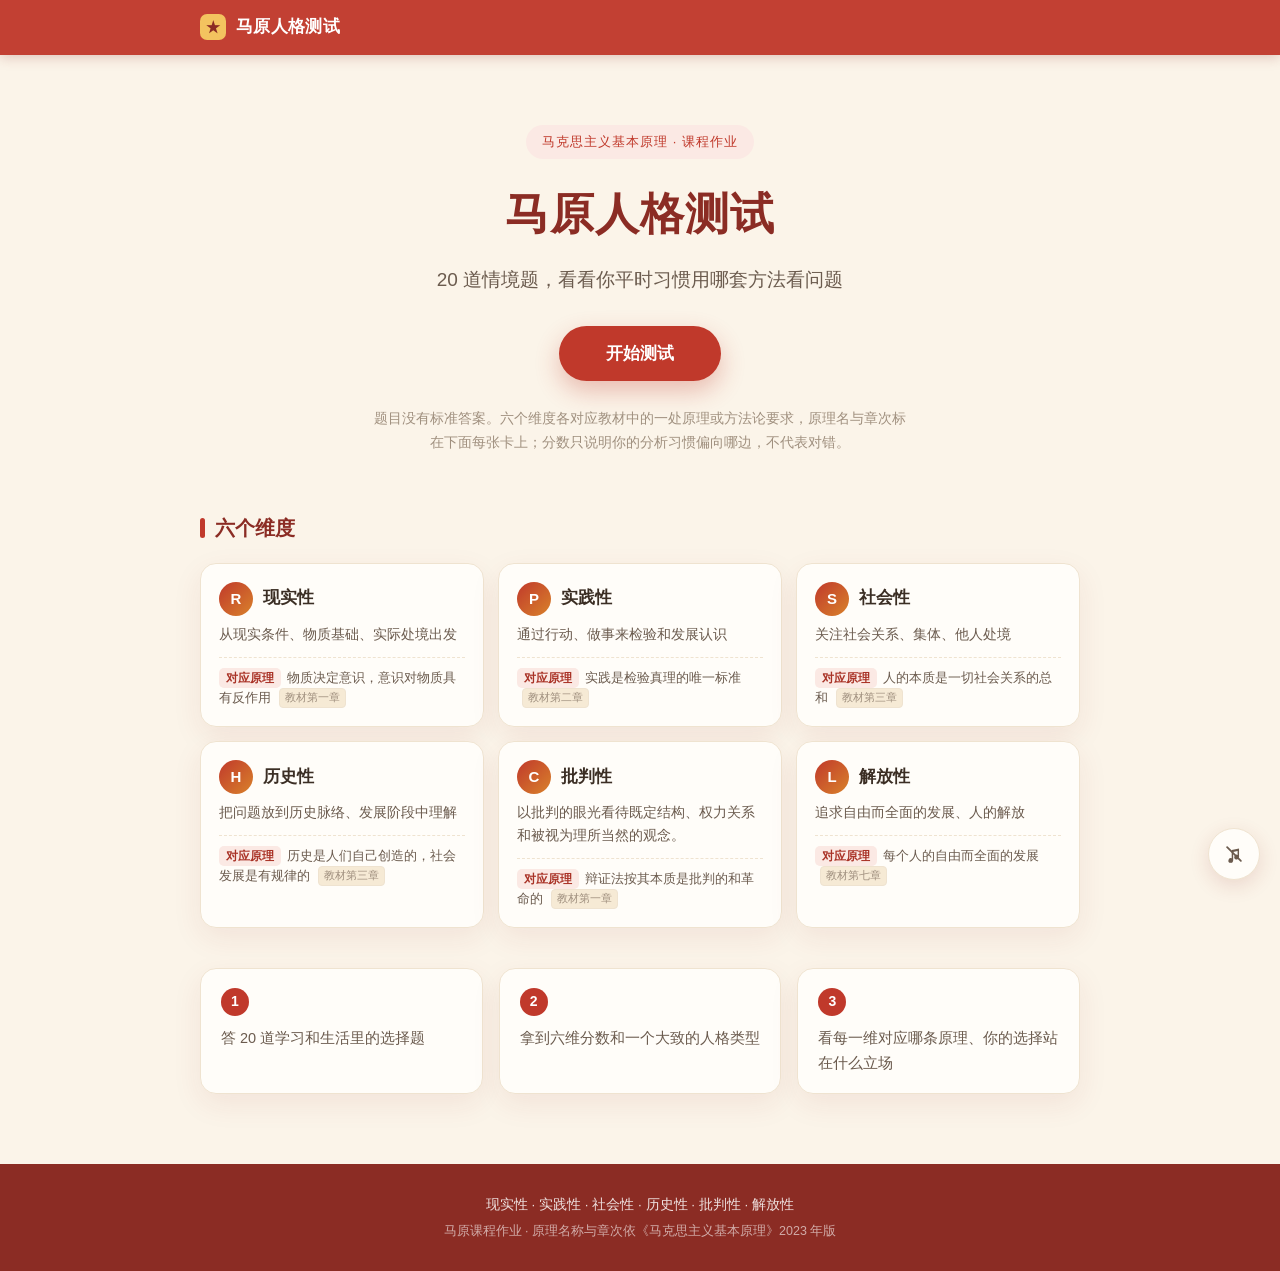
<file: index.html>
<!DOCTYPE html>
<html lang="zh-CN">
<head>
  <meta charset="UTF-8">
  <meta name="viewport" content="width=device-width, initial-scale=1.0">
  <title>马原人格测试</title>
  <meta name="description" content="马原课程作业 · 人格测试">
  <meta name="theme-color" content="#C0392B">
  <link rel="icon" type="image/svg+xml" href="assets/favicon.svg">
  <!-- 打开根网址直接进测试页：JS 优先（不留下历史记录），meta 兜底，纯文本链接保底 -->
  <script>location.replace("test.html");</script>
  <meta http-equiv="refresh" content="0; url=test.html">
  <style>
    body {
      margin: 0;
      min-height: 100vh;
      display: grid;
      place-items: center;
      font-family: system-ui, sans-serif;
      color: #444;
      background: #faf7f2;
    }
    a { color: #C0392B; }
  </style>
</head>
<body>
  <p>正在进入马原人格测试…<a href="test.html">如果没有自动跳转，点这里</a></p>
</body>
</html>
</file>
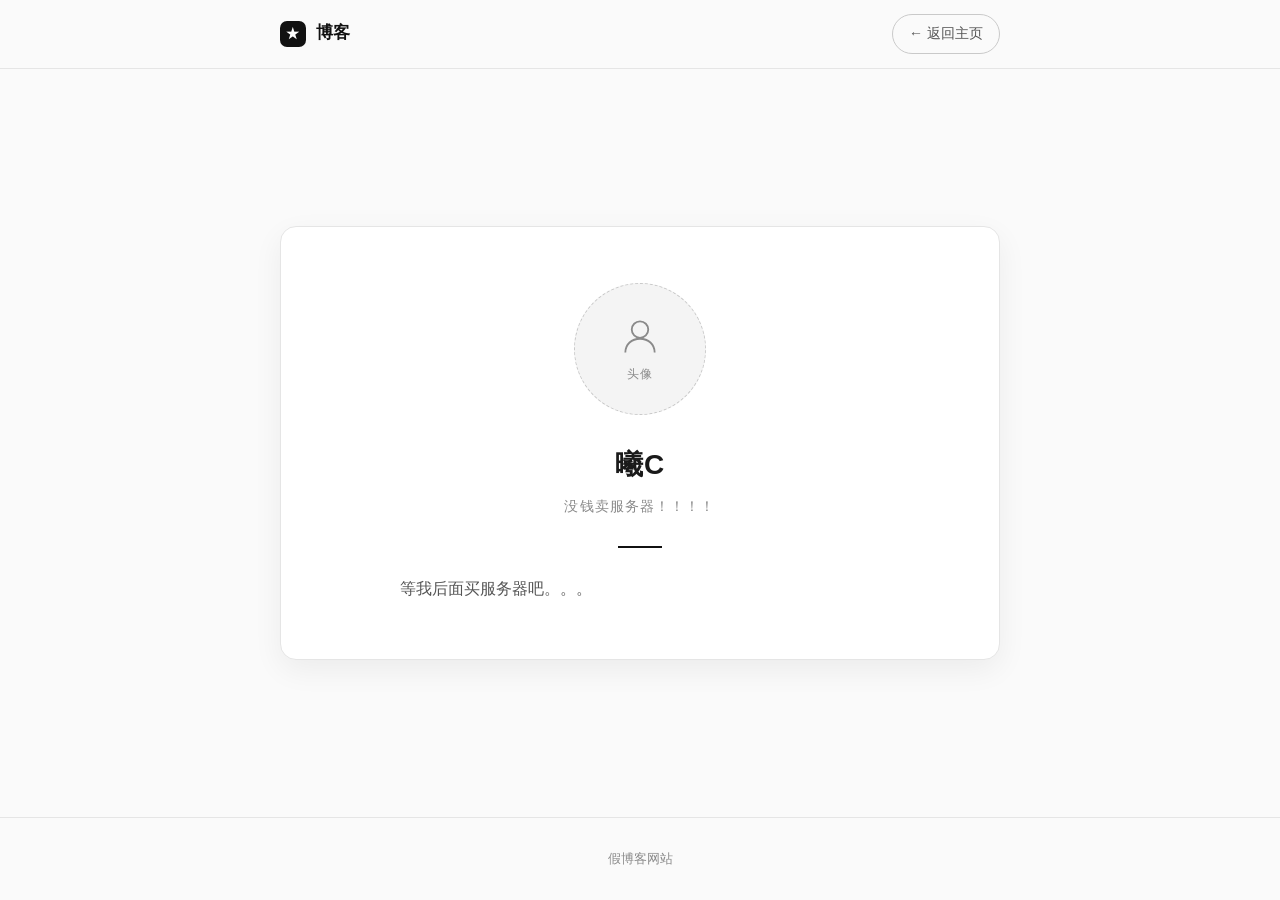
<file: blog.html>
<!DOCTYPE html>
<html lang="zh-CN">
<head>
  <meta charset="UTF-8">
  <meta name="viewport" content="width=device-width, initial-scale=1.0">
  <title>博客 </title>
  <meta name="description" content="关于我">
  <meta name="theme-color" content="#111111">
  <link rel="icon" type="image/svg+xml" href="assets/favicon.svg">
  <link rel="stylesheet" href="assets/css/blog.css">
</head>
<body>

  <header class="site-header">
    <div class="container header-inner">
      <div class="logo">
        <span class="logo-mark">★</span>博客
      </div>
      <a class="back-btn" href="index.html">← 返回主页</a>
    </div>
  </header>

  <main class="container">

    <article class="profile-card">

      <!-- ============================================================
           圆形头像占位：请把你的头像图片放到 assets/ 目录下（例如 avatar.jpg），
           然后将下方占位 div 整体替换为：
           <img class="avatar" src="assets/avatar.jpg" alt="我的头像">
           ============================================================ -->
      <div class="avatar" role="img" aria-label="头像占位">
        <svg viewBox="0 0 48 48" width="44" height="44" aria-hidden="true">
          <circle cx="24" cy="17" r="9" fill="none" stroke="currentColor" stroke-width="2"/>
          <path d="M8 42c0-9 7-15 16-15s16 6 16 15" fill="none" stroke="currentColor" stroke-width="2"/>
        </svg>
        <span class="avatar-hint">头像</span>
      </div>

      <h1 class="profile-name">曦C</h1>
      <p class="profile-role">没钱卖服务器！！！！</p>

      <div class="divider"></div>

      <div class="profile-intro">
        <!-- 自我介绍占位：请在这里填入你的自我介绍文本，可直接替换下面括号内的内容 -->
        <p>等我后面买服务器吧。。。</p>
      </div>

    </article>

  </main>

  <footer class="site-footer">
    <div class="container">
      <p>假博客网站</p>
    </div>
  </footer>

</body>
</html>

</body>
</html>
</file>
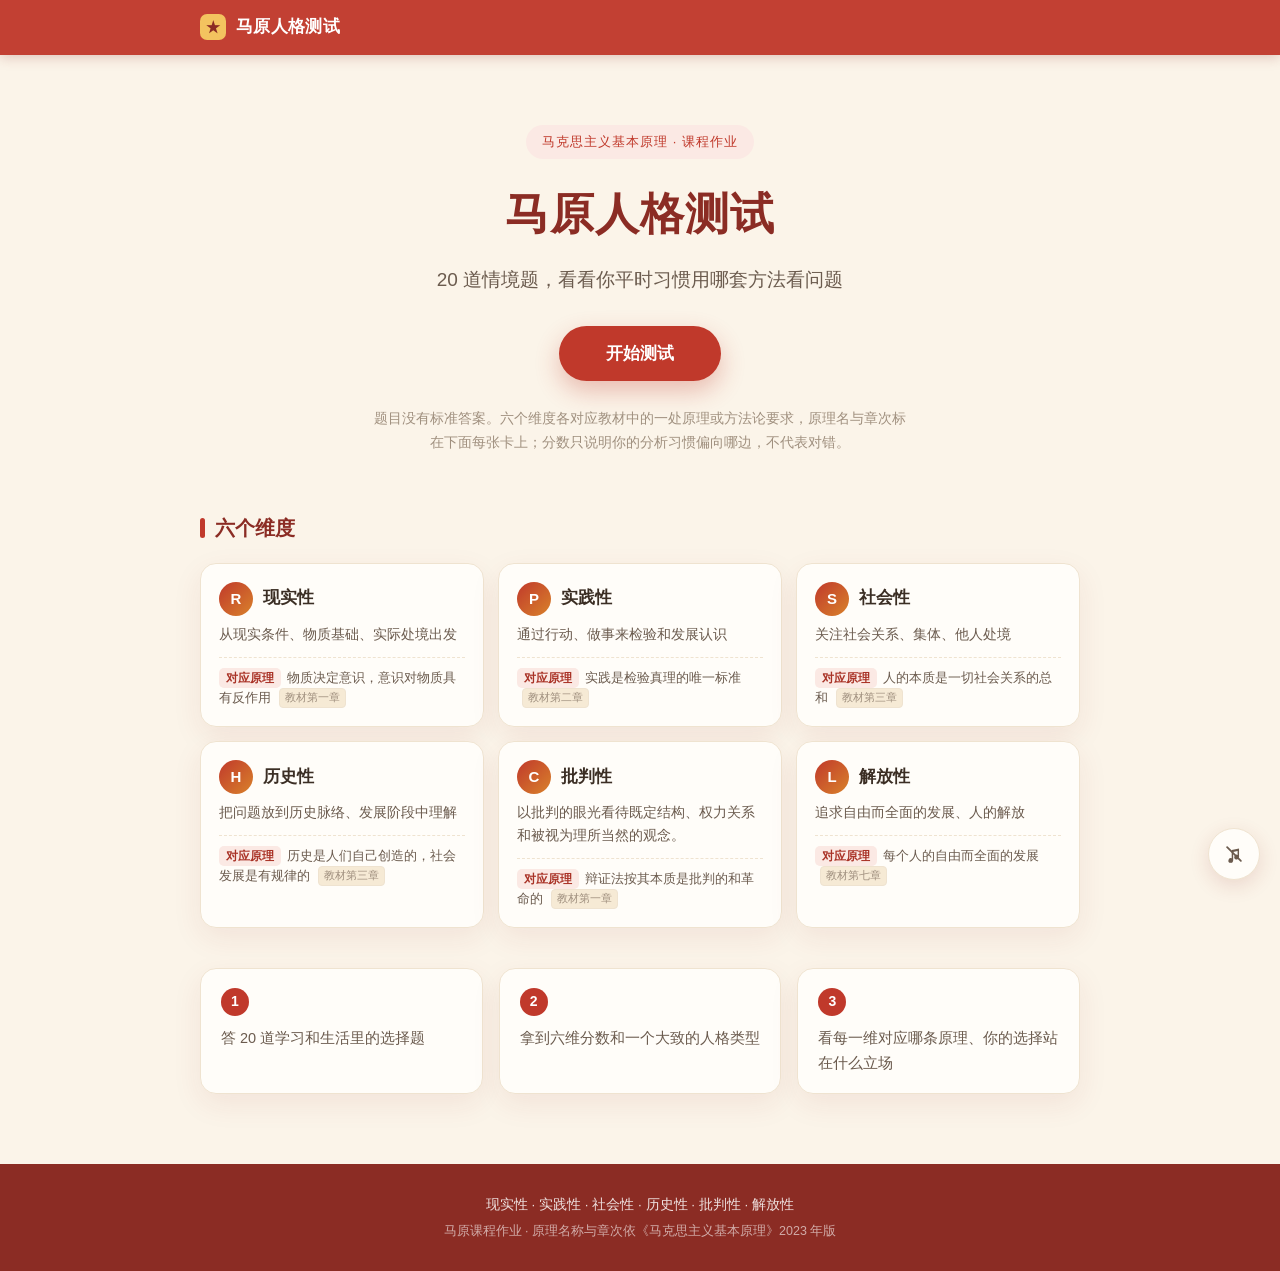
<file: test.html>
<!DOCTYPE html>
<html lang="zh-CN">
<head>
  <meta charset="UTF-8">
  <meta name="viewport" content="width=device-width, initial-scale=1.0">
  <title>马原人格测试 · 20 道情境题</title>
  <meta name="description" content="20 道学习和生活里的情境题，测出你在现实性、实践性、社会性、历史性、批判性、解放性六个维度上的倾向。每一维对应《马克思主义基本原理》（2023 年版）中的一处原理或方法论要求，并标注章次。">
  <meta name="theme-color" content="#C0392B">
  <link rel="icon" type="image/svg+xml" href="assets/favicon.svg">
  <link rel="stylesheet" href="assets/css/test.css?v=20261124">
</head>
<body>

  <header class="site-header">
    <div class="container header-inner">
      <div class="logo">
        <span class="logo-star" aria-hidden="true">★</span>马原人格测试
      </div>
    </div>
  </header>

  <main class="container">

    <!-- ============ 测试首页 ============ -->
    <section id="view-home" class="view active">
      <div class="hero">
        <p class="hero-kicker">马克思主义基本原理 · 课程作业</p>
        <h1>马原人格测试</h1>
        <p class="hero-sub">20 道情境题，看看你平时习惯用哪套方法看问题</p>
        <button class="btn btn-primary btn-lg" id="btn-start" type="button">开始测试</button>
        <p class="disclaimer">题目没有标准答案。六个维度各对应教材中的一处原理或方法论要求，原理名与章次标在下面每张卡上；分数只说明你的分析习惯偏向哪边，不代表对错。</p>
      </div>

      <h2 class="section-title">六个维度</h2>
      <div class="dim-grid" id="dim-grid"></div>

      <div class="steps">
        <div class="step">
          <span class="step-num">1</span>
          <p>答 20 道学习和生活里的选择题</p>
        </div>
        <div class="step">
          <span class="step-num">2</span>
          <p>拿到六维分数和一个大致的人格类型</p>
        </div>
        <div class="step">
          <span class="step-num">3</span>
          <p>看每一维对应哪条原理、你的选择站在什么立场</p>
        </div>
      </div>
    </section>

    <!-- ============ 答题页 ============ -->
    <section id="view-quiz" class="view">
      <div class="quiz-head">
        <span id="progress-text">第 1 / 20 题</span>
        <span class="quiz-hint">凭第一反应选，不用纠结</span>
      </div>
      <div class="progress-track">
        <div class="progress-fill" id="progress-fill"></div>
      </div>

      <div class="question-card">
        <h2 class="question-text" id="question-text"></h2>
        <div class="options" id="options"></div>
      </div>

      <div class="quiz-foot">
        <button class="btn btn-ghost" id="btn-prev" type="button">← 上一题</button>
        <span class="quiz-hint">点选项自动跳到下一题</span>
      </div>
    </section>

    <!-- ============ 结果页 ============ -->
    <section id="view-result" class="view">
      <div class="result-head">
        <p class="result-kicker">你的马原人格</p>
        <h2 id="result-name">——</h2>
        <p class="result-match" id="result-match">六维平均偏差 0.0 分</p>
        <p class="result-rank" id="result-rank"></p>
      </div>

      <div class="card">
        <h3 class="card-title">六维雷达</h3>
        <div class="radar-wrap">
          <div class="radar" id="radar" role="img" aria-label="六维标准分雷达图"></div>
          <ul class="radar-legend" id="radar-legend"></ul>
        </div>
      </div>

      <div class="card">
        <h3 class="card-title">六维分析</h3>
        <div class="dim-analysis" id="dim-analysis"></div>
      </div>

      <div class="card">
        <h3 class="card-title">人格解读</h3>
        <div class="tag-row" id="result-tags"></div>
        <p class="label-line"><span>马原关键词</span><span id="result-keywords" class="value"></span></p>
        <p class="label-line"><span>对应原理</span><span id="result-principle" class="value"></span></p>
        <p class="label-line"><span>一句话建议</span><span id="result-advice" class="value advice"></span></p>
        <p class="fallback-note" id="result-fallback-note" hidden></p>
      </div>

      <div class="card">
        <h3 class="card-title">历史人物对照</h3>
        <div class="figure-box">
          <div class="figure-row">
            <span class="figure-label">相近人物</span>
            <span class="figure-name" id="result-figure"></span>
          </div>
          <div class="figure-row figure-row--deed">
            <span class="figure-label">他做过什么</span>
            <span class="figure-deed" id="result-figure-deed"></span>
          </div>
        </div>
      </div>

      <div class="card">
        <h3 class="card-title">最接近的三种类型</h3>
        <ol class="top3" id="top3"></ol>
      </div>

      <details class="card review-box" id="review-box">
        <summary class="review-summary">
          <span class="card-title">答题回顾</span>
          <span class="review-hint">逐题看你的选择体现了什么立场</span>
          <span class="review-chevron" aria-hidden="true"></span>
        </summary>
        <ol class="review-list" id="review-list"></ol>
      </details>

      <div class="result-actions">
        <button class="btn btn-primary" id="btn-retest" type="button">重新测试</button>
      </div>

      <p class="final-note">结果图个乐。真要认识自己，还得看你在具体事情上怎么选。</p>
    </section>

  </main>

  <footer class="site-footer">
    <div class="container">
      <p>现实性 · 实践性 · 社会性 · 历史性 · 批判性 · 解放性</p>
      <p class="copyright">马原课程作业 · 原理名称与章次依《马克思主义基本原理》2023 年版</p>
    </div>
  </footer>

  <noscript>
    <p style="text-align:center;padding:20px;">这个页面要开 JavaScript 才能答题，请在浏览器设置里允许一下。</p>
  </noscript>

  <!-- 背景音乐：默认不播放，右下角按钮开关。preload="none" 表示不进页面就下载 -->
  <audio id="bgm" src="assets/audio/internationale-piano.mp3" loop preload="none"></audio>
  <button class="bgm-btn" id="bgm-toggle" type="button" aria-pressed="false"
          aria-label="打开背景音乐" title="背景音乐">
    <svg viewBox="0 0 24 24" width="22" height="22" aria-hidden="true" focusable="false">
      <path class="bgm-note" d="M9.5 17.2V7.6l8-1.7v9.5a2.6 2.6 0 1 1-1.6-2.4V8.7l-4.8 1v9.4a2.6 2.6 0 1 1-1.6-2.4z"/>
      <line class="bgm-slash" x1="4.5" y1="4.5" x2="19.5" y2="19.5"/>
    </svg>
  </button>

  <script src="assets/js/test-data.js?v=20261124"></script>
  <script src="assets/js/test.js?v=20261124"></script>
</body>
</html>
</file>
<file: assets/css/blog.css>
/* ============================================================
 * 马原 · 作品站 —— 博客页面样式
 * 配色：黑白灰（极简）
 * ============================================================ */

:root {
  --black: #111111;
  --ink: #1a1a1a;
  --ink-soft: #555555;
  --muted: #8a8a8a;
  --bg: #fafafa;
  --card: #ffffff;
  --line: #e5e5e5;
  --line-dark: #c9c9c9;
  --radius: 16px;
  --shadow: 0 10px 30px rgba(0, 0, 0, 0.06);
}

* { box-sizing: border-box; }

body {
  margin: 0;
  background: var(--bg);
  color: var(--ink);
  font-family: "PingFang SC", "Hiragino Sans GB", "Microsoft YaHei", "Noto Sans SC", -apple-system, "Segoe UI", sans-serif;
  line-height: 1.7;
  -webkit-font-smoothing: antialiased;
  display: flex;
  flex-direction: column;
  min-height: 100vh;
}

.container {
  width: min(720px, 100% - 40px);
  margin: 0 auto;
}

/* ---------- 顶栏 ---------- */

.site-header {
  position: sticky;
  top: 0;
  z-index: 10;
  background: rgba(250, 250, 250, 0.9);
  backdrop-filter: blur(10px);
  border-bottom: 1px solid var(--line);
}

.header-inner {
  display: flex;
  align-items: center;
  justify-content: space-between;
  padding: 14px 0;
}

.logo {
  display: flex;
  align-items: center;
  gap: 10px;
  text-decoration: none;
  color: var(--black);
  font-size: 17px;
  font-weight: 700;
  letter-spacing: 0.02em;
}

.logo-mark {
  display: grid;
  place-items: center;
  width: 26px;
  height: 26px;
  border-radius: 7px;
  background: var(--black);
  color: #fff;
  font-size: 13px;
}

.back-btn {
  padding: 7px 16px;
  border: 1px solid var(--line-dark);
  border-radius: 999px;
  text-decoration: none;
  color: var(--ink-soft);
  font-size: 14px;
  transition: background 0.2s, color 0.2s, border-color 0.2s;
}

.back-btn:hover {
  background: var(--black);
  border-color: var(--black);
  color: #fff;
}

/* ---------- 简介卡片 ---------- */

main {
  flex: 1;
  display: flex;
  align-items: center;
}

.profile-card {
  width: 100%;
  margin: 40px 0;
  padding: 56px 40px;
  background: var(--card);
  border: 1px solid var(--line);
  border-radius: var(--radius);
  box-shadow: var(--shadow);
  text-align: center;
}

/* 圆形头像 */
.avatar {
  width: 132px;
  height: 132px;
  margin: 0 auto 26px;
  border-radius: 50%;
  border: 1px dashed var(--line-dark);
  background: #f4f4f4;
  color: var(--muted);
  display: flex;
  flex-direction: column;
  align-items: center;
  justify-content: center;
  gap: 6px;
  overflow: hidden;
}

/* 替换为真实头像图片时，img 会填满圆形框 */
.avatar img {
  width: 100%;
  height: 100%;
  object-fit: cover;
  display: block;
}

.avatar-hint {
  font-size: 12px;
  letter-spacing: 0.1em;
}

.profile-name {
  margin: 0 0 6px;
  font-size: 28px;
  font-weight: 800;
  letter-spacing: 0.02em;
}

.profile-role {
  margin: 0;
  color: var(--muted);
  font-size: 14px;
  letter-spacing: 0.08em;
}

.divider {
  width: 44px;
  height: 2px;
  margin: 28px auto;
  background: var(--black);
}

.profile-intro {
  max-width: 480px;
  margin: 0 auto;
  color: var(--ink-soft);
  font-size: 15.5px;
  text-align: left;
}

.profile-intro p { margin: 0; }

/* ---------- 页脚 ---------- */

.site-footer {
  padding: 30px 0;
  border-top: 1px solid var(--line);
  color: var(--muted);
  font-size: 13px;
  text-align: center;
}

.site-footer p { margin: 0; }

/* ---------- 响应式 ---------- */

@media (max-width: 680px) {
  .container { width: calc(100% - 32px); }

  .profile-card { padding: 44px 24px; }

  .header-inner { flex-wrap: wrap; gap: 10px; }
}
</file>
<file: assets/css/test.css>
/* ============================================================
 * 马原人格测试网 · 样式
 * 主题：共产主义的暖色（红 + 金黄 + 米白），简约美观
 * ============================================================ */

:root {
  --red: #C0392B;
  --red-dark: #A93226;
  --red-deep: #8B2C24;
  --red-soft: #FBE9E4;
  --gold: #D9822B;
  --gold-light: #F3C35F;
  --cream: #FBF4E9;
  --cream-soft: #F6EAD5;
  --ink: #3B2E24;
  --ink-soft: #6B5B4E;
  --muted: #A0907F;
  --card: #FFFDF9;
  --line: #EFE3D0;
  --radius: 16px;
  --shadow: 0 10px 30px rgba(139, 44, 36, 0.08);
}

* { box-sizing: border-box; }

body {
  margin: 0;
  background: var(--cream);
  color: var(--ink);
  font-family: "PingFang SC", "Hiragino Sans GB", "Microsoft YaHei", "Noto Sans SC", -apple-system, "Segoe UI", sans-serif;
  line-height: 1.7;
  -webkit-font-smoothing: antialiased;
  display: flex;
  flex-direction: column;
  min-height: 100vh;
}

.container {
  width: min(880px, 100% - 40px);
  margin: 0 auto;
}

/* ---------- 顶栏 ---------- */

.site-header {
  position: sticky;
  top: 0;
  z-index: 10;
  background: rgba(192, 57, 43, 0.96);
  box-shadow: 0 2px 12px rgba(139, 44, 36, 0.25);
}

.header-inner {
  display: flex;
  align-items: center;
  justify-content: space-between;
  padding: 13px 0;
}

.logo {
  display: flex;
  align-items: center;
  gap: 10px;
  text-decoration: none;
  color: #fff;
  font-size: 17px;
  font-weight: 700;
  letter-spacing: 0.02em;
}

.logo-star {
  display: grid;
  place-items: center;
  width: 26px;
  height: 26px;
  border-radius: 7px;
  background: var(--gold-light);
  color: var(--red-deep);
  font-size: 14px;
}

/* ---------- 视图切换 ---------- */

.view { display: none; padding: 44px 0 60px; }

.view.active {
  display: block;
  animation: fadeUp 0.38s ease both;
}

@keyframes fadeUp {
  from { opacity: 0; transform: translateY(10px); }
  to   { opacity: 1; transform: none; }
}

/* ---------- 通用按钮 ---------- */

.btn {
  display: inline-block;
  border: 1.5px solid transparent;
  border-radius: 999px;
  padding: 11px 30px;
  font-family: inherit;
  font-size: 15px;
  font-weight: 600;
  cursor: pointer;
  text-decoration: none;
  transition: background 0.2s, color 0.2s, transform 0.2s, box-shadow 0.2s, border-color 0.2s;
}

.btn-primary {
  background: var(--red);
  color: #fff;
  box-shadow: 0 10px 24px rgba(192, 57, 43, 0.3);
}

.btn-primary:hover {
  background: var(--red-dark);
  transform: translateY(-2px);
}

.btn-ghost {
  background: none;
  border: 1.5px dashed var(--line);
  color: var(--ink-soft);
  padding: 8px 18px;
  font-size: 14px;
}

.btn-ghost:hover:not(:disabled) {
  border-color: var(--red);
  color: var(--red);
}

.btn-ghost:disabled {
  opacity: 0.4;
  cursor: default;
}

.btn-lg {
  padding: 15px 46px;
  font-size: 17px;
}

/* ---------- 测试首页 ---------- */

.hero {
  text-align: center;
  padding: 26px 0 12px;
}

.hero-kicker {
  display: inline-block;
  margin: 0 0 18px;
  padding: 6px 16px;
  border-radius: 999px;
  background: var(--red-soft);
  color: var(--red);
  font-size: 13px;
  letter-spacing: 0.08em;
}

.hero h1 {
  margin: 0 0 12px;
  font-size: clamp(30px, 6vw, 44px);
  letter-spacing: 0.02em;
  color: var(--red-deep);
}

.hero-sub {
  margin: 0 0 30px;
  font-size: clamp(16px, 3vw, 19px);
  color: var(--ink-soft);
}

.disclaimer {
  max-width: 540px;
  margin: 26px auto 0;
  color: var(--muted);
  font-size: 14px;
}

.section-title {
  margin: 44px 0 18px;
  font-size: 20px;
  color: var(--red-deep);
  display: flex;
  align-items: center;
  gap: 10px;
}

.section-title::before {
  content: "";
  width: 5px;
  height: 20px;
  border-radius: 3px;
  background: var(--red);
}

.dim-grid {
  display: grid;
  grid-template-columns: repeat(3, 1fr);
  gap: 14px;
}

.dim-card {
  background: var(--card);
  border: 1px solid var(--line);
  border-radius: var(--radius);
  padding: 18px;
  box-shadow: var(--shadow);
}

.dim-head {
  display: flex;
  align-items: center;
  gap: 10px;
  margin-bottom: 8px;
}

.dim-letter {
  flex: none;
  display: grid;
  place-items: center;
  width: 34px;
  height: 34px;
  border-radius: 50%;
  background: linear-gradient(135deg, var(--red), var(--gold));
  color: #fff;
  font-size: 15px;
  font-weight: 700;
}

.dim-name {
  font-size: 17px;
  font-weight: 700;
  color: var(--ink);
}

.dim-desc {
  margin: 0;
  font-size: 13.5px;
  color: var(--ink-soft);
}

/* 首页维度卡：对应原理 */
.dim-principle {
  margin: 10px 0 0;
  padding-top: 10px;
  border-top: 1px dashed var(--line);
  font-size: 12.5px;
  line-height: 1.6;
  color: var(--ink-soft);
}

.dim-principle-label {
  display: inline-block;
  margin-right: 6px;
  padding: 1px 7px;
  border-radius: 5px;
  background: var(--red-soft);
  color: var(--red-dark);
  font-size: 11.5px;
  font-weight: 600;
}

/* 教材章次徽标（首页维度卡 / 结果页六维分析 / 答题回顾共用） */
.dim-chapter,
.da-chapter,
.rv-chapter {
  display: inline-block;
  margin-left: 5px;
  padding: 0 5px;
  border: 1px solid var(--line);
  border-radius: 4px;
  background: var(--cream-soft);
  color: var(--muted);
  font-size: 11px;
  font-weight: 500;
  line-height: 1.6;
  white-space: nowrap;
  vertical-align: 1px;
}

.steps {
  display: grid;
  grid-template-columns: repeat(3, 1fr);
  gap: 16px;
  margin: 40px 0 10px;
}

.step {
  background: var(--card);
  border: 1px solid var(--line);
  border-radius: var(--radius);
  padding: 18px 20px;
  box-shadow: var(--shadow);
}

.step p {
  margin: 10px 0 0;
  color: var(--ink-soft);
  font-size: 14.5px;
}

.step-num {
  display: inline-grid;
  place-items: center;
  width: 28px;
  height: 28px;
  border-radius: 50%;
  background: var(--red);
  color: #fff;
  font-size: 14px;
  font-weight: 700;
}

/* ---------- 答题页 ---------- */

.quiz-head {
  display: flex;
  align-items: baseline;
  justify-content: space-between;
  margin-bottom: 10px;
  font-size: 14px;
  font-weight: 600;
  color: var(--ink-soft);
}

.quiz-hint {
  font-size: 13px;
  font-weight: 400;
  color: var(--muted);
}

.progress-track {
  height: 8px;
  background: #EFE3D0;
  border-radius: 999px;
  overflow: hidden;
  margin-bottom: 32px;
}

.progress-fill {
  height: 100%;
  width: 5%;
  border-radius: 999px;
  background: linear-gradient(90deg, var(--red), var(--gold));
  transition: width 0.35s ease;
}

.question-card {
  background: var(--card);
  border-radius: var(--radius);
  box-shadow: var(--shadow);
  border: 1px solid var(--line);
  padding: 30px;
}

.question-text {
  margin: 0 0 22px;
  font-size: clamp(18px, 3.6vw, 22px);
  color: var(--ink);
}

.options {
  display: grid;
  gap: 12px;
}

.option {
  display: flex;
  align-items: flex-start;
  gap: 14px;
  width: 100%;
  padding: 15px 18px;
  border: 1.5px solid var(--line);
  border-radius: 12px;
  background: #FFFDF9;
  color: var(--ink);
  font-family: inherit;
  font-size: 15.5px;
  text-align: left;
  cursor: pointer;
  transition: border-color 0.18s, background 0.18s, transform 0.18s, box-shadow 0.18s;
}

.option:hover:not(:disabled) {
  border-color: var(--red);
  background: #fff;
  box-shadow: 0 6px 18px rgba(192, 57, 43, 0.12);
  transform: translateX(3px);
}

.option:disabled { cursor: default; }

.option .key {
  flex: none;
  display: grid;
  place-items: center;
  width: 26px;
  height: 26px;
  margin-top: 1px;
  border-radius: 50%;
  background: var(--cream-soft);
  color: var(--ink-soft);
  font-size: 13px;
  font-weight: 700;
  transition: background 0.18s, color 0.18s;
}

.option.selected {
  border-color: var(--red);
  background: var(--red-soft);
}

.option.selected .key {
  background: var(--red);
  color: #fff;
}

.quiz-foot {
  display: flex;
  align-items: center;
  justify-content: space-between;
  margin-top: 20px;
}

/* ---------- 结果页 ---------- */

.result-head {
  text-align: center;
  margin-bottom: 26px;
}

.result-kicker {
  display: inline-block;
  margin: 0 0 12px;
  padding: 5px 14px;
  border-radius: 999px;
  background: var(--red-soft);
  color: var(--red);
  font-size: 13px;
  letter-spacing: 0.08em;
}

.result-head h2 {
  margin: 0 0 8px;
  font-size: clamp(28px, 6vw, 40px);
  color: var(--red-deep);
}

.result-match {
  margin: 0;
  font-size: 18px;
  font-weight: 700;
  color: var(--gold);
}

.result-rank {
  margin: 6px 0 0;
  font-size: 14px;
  color: var(--muted);
}

/* 「偏差几分」这个数单独摆着看不出好坏，配一个定性标签 */
.fit-tag {
  display: inline-block;
  margin-left: 8px;
  padding: 2px 10px;
  border-radius: 999px;
  font-size: 12px;
  font-weight: 600;
  vertical-align: 2px;
}

.fit-close { background: var(--red); color: #fff; }

.fit-near { background: var(--red-soft); color: var(--red); }

.fit-loose { background: var(--cream-soft); color: var(--ink-soft); }

.fit-far { background: var(--line); color: var(--muted); }

.card {
  background: var(--card);
  border: 1px solid var(--line);
  border-radius: var(--radius);
  box-shadow: var(--shadow);
  padding: 26px;
  margin-bottom: 20px;
}

.card-title {
  display: flex;
  align-items: center;
  gap: 8px;
  margin: 0 0 18px;
  font-size: 16px;
  color: var(--ink);
}

.card-title::before {
  content: "";
  width: 4px;
  height: 16px;
  border-radius: 2px;
  background: var(--red);
}

/* 雷达图 */
.radar-wrap {
  display: flex;
  flex-direction: column;
  align-items: center;
  gap: 18px;
}

.radar {
  width: 100%;
  max-width: 380px;
}

.radar svg {
  width: 100%;
  height: auto;
  display: block;
}

.radar-ring {
  fill: none;
  stroke: var(--line);
  stroke-width: 1;
}

.radar-axis {
  stroke: var(--line);
  stroke-width: 1;
}

.radar-area {
  fill: rgba(192, 57, 43, 0.22);
  stroke: var(--red);
  stroke-width: 2;
  stroke-linejoin: round;
}

.radar-dot {
  fill: var(--red);
}

.radar-label {
  fill: var(--ink);
  font-size: 13px;
  font-weight: 600;
}

.radar-legend {
  list-style: none;
  margin: 0;
  padding: 0;
  display: flex;
  flex-wrap: wrap;
  justify-content: center;
  gap: 10px 22px;
}

.radar-legend li {
  font-size: 13.5px;
  color: var(--ink-soft);
}

.radar-legend .dim-letter {
  display: inline-grid;
  place-items: center;
  width: 22px;
  height: 22px;
  margin-right: 6px;
  vertical-align: middle;
  border-radius: 50%;
  background: linear-gradient(135deg, var(--red), var(--gold));
  color: #fff;
  font-size: 11px;
  font-weight: 700;
}

/* 人格解读 */
.tag-row {
  display: flex;
  flex-wrap: wrap;
  gap: 10px;
  margin-bottom: 18px;
}

.tag {
  background: var(--red-soft);
  color: var(--red-dark);
  border-radius: 999px;
  padding: 5px 14px;
  font-size: 13px;
  font-weight: 600;
}

.label-line {
  margin: 0 0 12px;
  font-size: 14.5px;
  line-height: 1.7;
}

.label-line > span:first-child {
  display: block;
  margin-bottom: 2px;
  font-size: 13px;
  color: var(--muted);
}

.label-line .value {
  color: var(--ink);
}

.label-line .advice {
  font-weight: 500;
}

.fallback-note {
  margin: 14px 0 0;
  padding: 10px 14px;
  border-left: 3px solid var(--gold);
  border-radius: 0 10px 10px 0;
  background: #FBF0DC;
  color: var(--ink-soft);
  font-size: 13.5px;
}

/* 历史人物匹配 */
.figure-box {
  background: var(--red-soft);
  border: 1px solid #F3D8CD;
  border-radius: 12px;
  padding: 18px 20px;
}

.figure-row {
  display: flex;
  align-items: baseline;
  gap: 14px;
}

.figure-row--deed {
  align-items: flex-start;
  margin-top: 10px;
}

.figure-label {
  flex: none;
  font-size: 13px;
  color: var(--muted);
  letter-spacing: 0.02em;
}

.figure-name {
  font-size: 22px;
  font-weight: 800;
  color: var(--red-dark);
}

.figure-deed {
  font-size: 14.5px;
  line-height: 1.8;
  color: var(--ink);
}

/* 前三名匹配 */
.top3 {
  list-style: none;
  margin: 0;
  padding: 0;
  counter-reset: rank;
}

.top3 li {
  display: flex;
  align-items: center;
  gap: 14px;
  padding: 12px 4px;
  border-bottom: 1px dashed var(--line);
}

.top3 li:last-child { border-bottom: 0; }

.top3 li::before {
  counter-increment: rank;
  content: counter(rank);
  flex: none;
  display: grid;
  place-items: center;
  width: 28px;
  height: 28px;
  border-radius: 50%;
  background: var(--cream-soft);
  color: var(--red);
  font-size: 14px;
  font-weight: 700;
}

.top3 li:first-child::before {
  background: var(--red);
  color: #fff;
}

.top3 .t-name {
  flex: 1;
  font-size: 16px;
  font-weight: 600;
}

.top3 .t-core {
  color: var(--muted);
  font-size: 13px;
}

.top3 .t-match {
  flex: none;
  white-space: nowrap;
  font-size: 15px;
  font-weight: 700;
  color: var(--gold);
}

/* ---------- 六维分析 ---------- */

.dim-analysis {
  display: grid;
  gap: 14px;
}

.da-item {
  padding: 16px 18px;
  background: #FFFDF9;
  border: 1px solid var(--line);
  border-radius: 12px;
}

.da-head {
  display: flex;
  align-items: center;
  gap: 10px;
  flex-wrap: wrap;
}

.da-name {
  font-size: 15.5px;
  font-weight: 700;
  color: var(--ink);
}

.da-band {
  padding: 2px 10px;
  border-radius: 999px;
  font-size: 12px;
  font-weight: 600;
  letter-spacing: 0.02em;
}

.da-band--high {
  background: var(--red-soft);
  color: var(--red-dark);
}

.da-band--mid {
  background: #FBF0DC;
  color: #8A5A1F;
}

.da-band--low {
  background: var(--cream-soft);
  color: var(--muted);
}

.da-score {
  margin-left: auto;
  font-size: 20px;
  font-weight: 800;
  line-height: 1.2;
  color: var(--red-deep);
  font-variant-numeric: tabular-nums;
}

.da-score-unit {
  margin-left: 2px;
  font-size: 12px;
  font-weight: 600;
  color: var(--muted);
}

.da-bar {
  height: 6px;
  margin: 10px 0 12px;
  border-radius: 999px;
  background: var(--cream-soft);
  overflow: hidden;
}

.da-bar-fill {
  display: block;
  height: 100%;
  border-radius: inherit;
  background: linear-gradient(90deg, var(--red), var(--gold));
}

.da-text {
  margin: 0 0 10px;
  font-size: 14px;
  line-height: 1.75;
  color: var(--ink);
}

.da-principle {
  margin: 0 0 10px;
  font-size: 13.5px;
  color: var(--ink-soft);
}

.da-principle-label {
  display: inline-block;
  margin-right: 8px;
  padding: 1px 8px;
  border-radius: 6px;
  background: var(--red-soft);
  color: var(--red-dark);
  font-size: 12px;
  font-weight: 600;
}

.da-quote {
  margin: 0;
  padding: 10px 14px;
  border-left: 3px solid var(--gold);
  border-radius: 0 10px 10px 0;
  background: #FBF0DC;
  font-size: 13.5px;
  line-height: 1.8;
  color: var(--ink-soft);
}

.da-quote cite {
  display: block;
  margin-top: 6px;
  font-style: normal;
  font-size: 12.5px;
  color: var(--muted);
  text-align: right;
}

/* ---------- 答题回顾（折叠） ---------- */

/* 必须写在 .card 之后，才能覆盖它的 padding: 26px */
.review-box {
  padding: 0;
}

.review-summary {
  display: flex;
  align-items: center;
  gap: 10px;
  padding: 18px 24px;
  cursor: pointer;
  list-style: none;
}

.review-summary::-webkit-details-marker {
  display: none;
}

.review-summary::marker {
  content: "";
}

.review-summary .card-title {
  margin: 0;
}

.review-summary:hover .card-title {
  color: var(--red);
}

.review-hint {
  margin-left: auto;
  font-size: 12.5px;
  font-weight: 400;
  color: var(--muted);
}

.review-chevron {
  flex: none;
  width: 9px;
  height: 9px;
  margin-top: -4px;
  border-right: 2px solid var(--red);
  border-bottom: 2px solid var(--red);
  transform: rotate(45deg);
  transition: transform 0.2s ease, margin 0.2s ease;
}

.review-box[open] .review-chevron {
  margin-top: 4px;
  transform: rotate(-135deg);
}

.review-box[open] .review-summary {
  border-bottom: 1px dashed var(--line);
}

.review-list {
  list-style: none;
  margin: 0;
  padding: 6px 24px 20px;
}

.rv-item {
  padding: 14px 0;
  border-bottom: 1px dashed var(--line);
}

.rv-item:last-child {
  padding-bottom: 4px;
  border-bottom: 0;
}

.rv-q {
  display: flex;
  gap: 8px;
  margin: 0 0 8px;
  font-size: 14.5px;
  font-weight: 600;
  line-height: 1.6;
  color: var(--ink);
}

.rv-no {
  flex: none;
  color: var(--muted);
  font-weight: 700;
  font-variant-numeric: tabular-nums;
}

.rv-answer {
  display: flex;
  gap: 8px;
  align-items: flex-start;
  margin: 0 0 8px;
  padding: 8px 12px;
  border-radius: 10px;
  background: var(--red-soft);
  font-size: 14px;
  line-height: 1.6;
  color: var(--ink);
}

.rv-key {
  flex: none;
  display: grid;
  place-items: center;
  width: 22px;
  height: 22px;
  border-radius: 50%;
  background: var(--red);
  color: #fff;
  font-size: 12px;
  font-weight: 700;
}

.rv-stance {
  margin: 0 0 6px;
  padding-left: 12px;
  border-left: 2px solid var(--gold-light);
  font-size: 13.5px;
  line-height: 1.7;
  color: var(--ink-soft);
}

.rv-stance-label {
  display: inline-block;
  margin-right: 6px;
  font-size: 12.5px;
  font-weight: 600;
  color: var(--gold);
}

.rv-explain {
  margin: 0 0 6px;
  padding-left: 12px;
  border-left: 2px solid var(--cream-soft);
  font-size: 13px;
  line-height: 1.7;
  color: var(--ink-soft);
}

.rv-principle {
  margin: 0;
  font-size: 12.5px;
  color: var(--muted);
}

.rv-unanswered .rv-answer {
  background: var(--cream-soft);
  color: var(--muted);
}

.rv-unanswered .rv-key {
  background: var(--muted);
}

.result-actions {
  display: flex;
  flex-wrap: wrap;
  justify-content: center;
  gap: 14px;
  margin-top: 8px;
}

.final-note {
  margin: 24px auto 0;
  max-width: 480px;
  text-align: center;
  color: var(--muted);
  font-size: 13.5px;
}

/* ---------- 页脚 ---------- */

.site-footer {
  margin-top: auto;
  padding: 30px 0 24px;
  background: var(--red-deep);
  color: rgba(255, 255, 255, 0.85);
  font-size: 13.5px;
  text-align: center;
}

.site-footer p { margin: 0 0 4px; }

.site-footer .copyright {
  color: rgba(255, 255, 255, 0.6);
  font-size: 12.5px;
}

/* ---------- 响应式 ---------- */

@media (max-width: 680px) {
  .container { width: calc(100% - 32px); }

  .header-inner { flex-wrap: wrap; gap: 10px; }

  .dim-grid { grid-template-columns: 1fr; }

  .steps { grid-template-columns: 1fr; }

  .question-card { padding: 20px; }

  .quiz-foot .quiz-hint { display: none; }

  /* 前三名：空间不够时把核心维度折到下一行 */
  .top3 li { flex-wrap: wrap; gap: 8px 10px; }

  .top3 .t-name { flex: 1 1 auto; }

  .top3 .t-core { flex: 1 1 100%; order: 3; font-size: 12px; }

  /* 六维分析 */
  .da-item { padding: 14px; }

  .da-head { gap: 8px; }

  .da-score { font-size: 18px; }

  /* 答题回顾 */
  .review-summary { padding: 16px 18px; flex-wrap: wrap; }

  .review-hint { display: none; }

  .review-list { padding: 6px 18px 16px; }

  .rv-answer { flex-wrap: wrap; }
}

/* ---------- 背景音乐开关 ---------- */

.bgm-btn {
  position: fixed;
  right: 20px;
  bottom: 20px;
  z-index: 40;
  width: 52px;
  height: 52px;
  display: inline-flex;
  align-items: center;
  justify-content: center;
  padding: 0;
  border: 1px solid var(--line);
  border-radius: 50%;
  background: var(--card);
  color: var(--ink-soft);
  box-shadow: 0 6px 20px rgba(139, 44, 36, 0.14);
  cursor: pointer;
  transition: color .2s ease, background .2s ease, border-color .2s ease,
              box-shadow .2s ease, transform .2s ease;
  -webkit-tap-highlight-color: transparent;
}

.bgm-btn:hover {
  color: var(--red);
  border-color: rgba(192, 57, 43, 0.35);
  transform: translateY(-2px);
  box-shadow: 0 10px 24px rgba(139, 44, 36, 0.2);
}

.bgm-btn:active { transform: translateY(0) scale(0.96); }

.bgm-btn:focus-visible {
  outline: 3px solid var(--gold-light);
  outline-offset: 3px;
}

.bgm-note { fill: currentColor; }

.bgm-slash {
  stroke: currentColor;
  stroke-width: 2;
  stroke-linecap: round;
}

/* 播放中 */
.bgm-btn[aria-pressed="true"] {
  background: var(--red);
  border-color: var(--red-dark);
  color: #FFF4E2;
  box-shadow: 0 8px 22px rgba(139, 44, 36, 0.32);
}

.bgm-btn[aria-pressed="true"]:hover { background: var(--red-dark); }

.bgm-btn[aria-pressed="true"] .bgm-slash { display: none; }

/* 播放时的外圈扩散，提示「正在响」 */
.bgm-btn[aria-pressed="true"]::after {
  content: "";
  position: absolute;
  inset: -5px;
  border: 2px solid rgba(192, 57, 43, 0.4);
  border-radius: 50%;
  pointer-events: none;
  animation: bgmPulse 2.6s ease-out infinite;
}

@keyframes bgmPulse {
  0%   { transform: scale(0.88); opacity: 0.8; }
  70%  { transform: scale(1.16); opacity: 0; }
  100% { transform: scale(1.16); opacity: 0; }
}

/* 音频还在加载：按钮变淡，避免用户以为没反应 */
.bgm-btn.is-loading {
  color: var(--muted);
  opacity: 0.65;
  pointer-events: none;
}

@media (max-width: 680px) {
  .bgm-btn {
    right: 14px;
    bottom: calc(14px + env(safe-area-inset-bottom, 0px));
    width: 46px;
    height: 46px;
  }

  /* 给右下角的音乐按钮让出位置，滑到页底时不会压住页脚文字 */
  .site-footer { padding-bottom: 76px; }
}

@media (prefers-reduced-motion: reduce) {
  * {
    animation: none !important;
    transition: none !important;
  }
}
</file>
